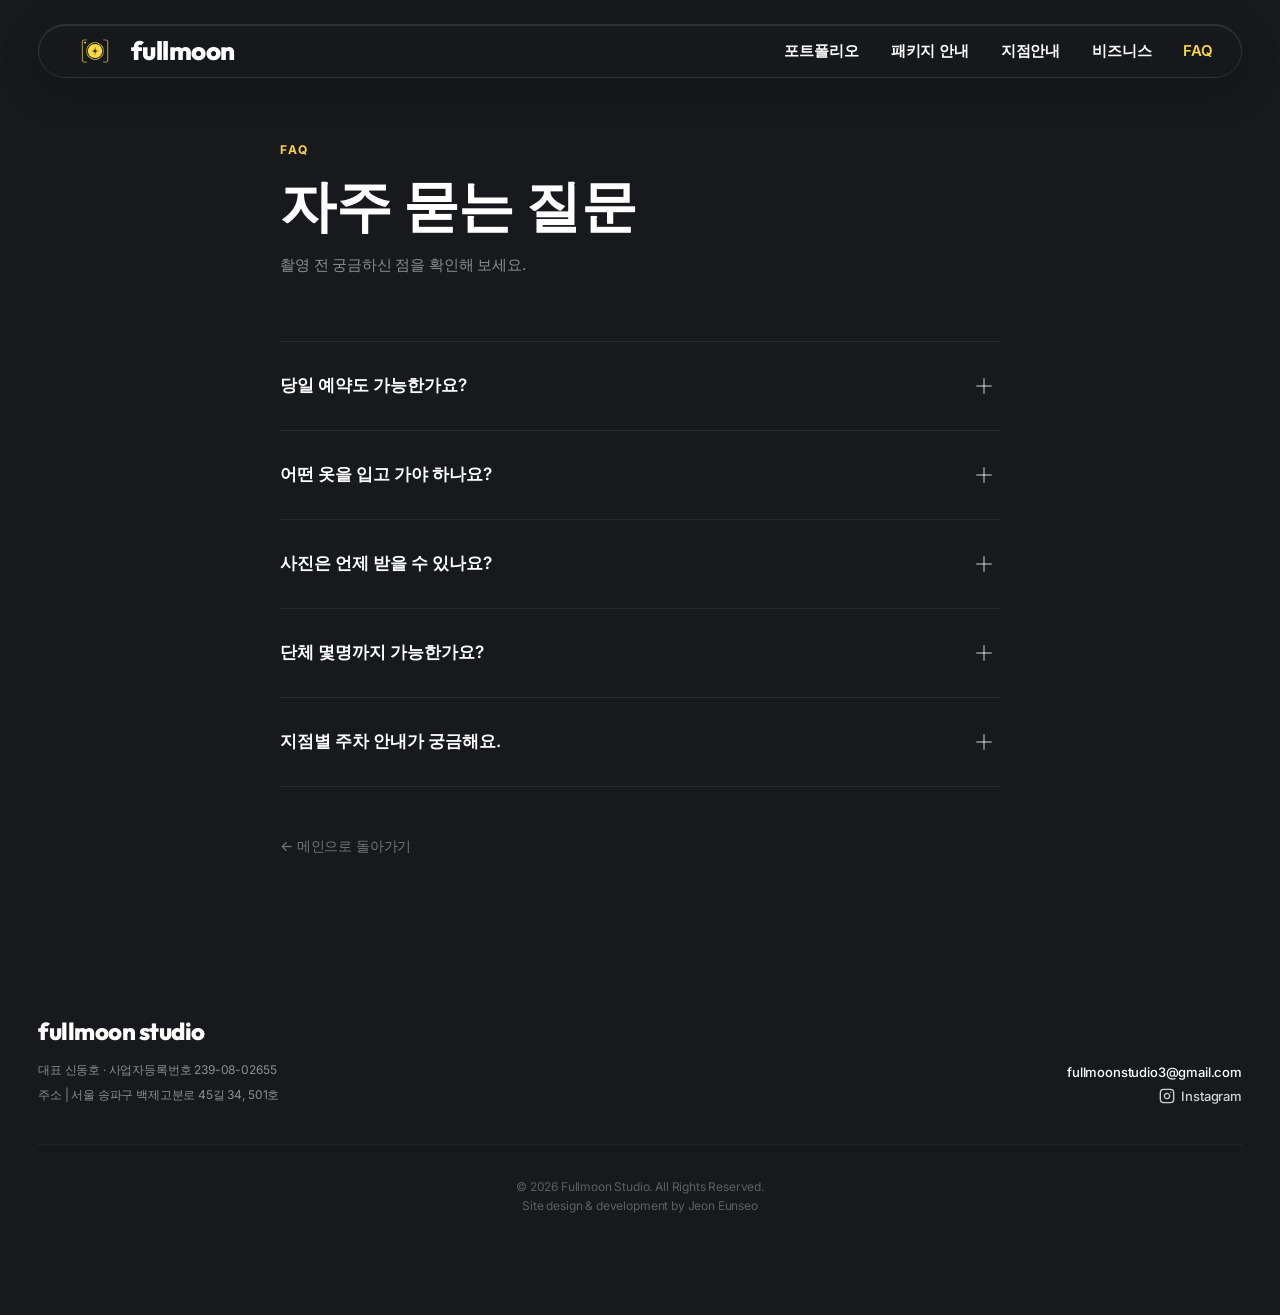
<file: faq.html>
<!DOCTYPE html>
<html lang="ko">
<head>
  <meta charset="UTF-8">
  <meta name="viewport" content="width=device-width, initial-scale=1.0">
  <title>FAQ — fullmoon studio</title>
  <meta name="description" content="풀문 스튜디오 자주 묻는 질문 FAQ">
  <link rel="preconnect" href="https://fonts.googleapis.com">
  <link rel="preconnect" href="https://fonts.gstatic.com" crossorigin>
  <link href="https://fonts.googleapis.com/css2?family=Outfit:wght@300;500;800;900&family=Inter:wght@400;500;700&display=swap" rel="stylesheet">
  <link rel="stylesheet" href="styles.css">
  <style>
    /* FAQ Page Specific */
    .faq-page {
      min-height: 100vh;
      background: var(--ink);
      padding: 140px 40px 100px;
    }

    .faq-header {
      max-width: 720px;
      margin: 0 auto 64px;
    }

    .faq-header .kicker {
      font-family: 'Inter', sans-serif;
      font-size: 12px;
      font-weight: 700;
      letter-spacing: 0.15em;
      color: var(--moon);
      text-transform: uppercase;
      margin-bottom: 16px;
    }

    .faq-header h1 {
      font-family: 'Outfit', sans-serif;
      font-size: clamp(36px, 6vw, 56px);
      font-weight: 700;
      color: var(--white);
      margin: 0 0 16px;
      line-height: 1.1;
    }

    .faq-header p {
      color: rgba(255, 255, 255, 0.5);
      font-size: 15px;
      line-height: 1.6;
    }

    }
  </style>
</head>
<body>
  <header class="site-header">
    <div class="header-glass">
      <a class="logo" href="index.html" aria-label="fullmoon studio 홈">
        <img class="site-logo-icon" src="logo.png" alt="Fullmoon Logo">
        fullmoon
      </a>
      <nav class="desktop-nav">
        <a href="index.html#portfolio">포트폴리오</a>
        <a href="index.html#packages">패키지 안내</a>
        <a href="index.html#branches">지점안내</a>
        <a href="business.html">비즈니스</a>
        <a href="faq.html" style="color: var(--moon);">FAQ</a>
      </nav>
      <button class="menu-button" type="button" aria-expanded="false" aria-controls="site-menu" data-menu-button>
        <span></span>
        <span></span>
      </button>
    </div>
    <nav class="mobile-menu" id="site-menu" data-menu>
      <a href="index.html#portfolio">포트폴리오</a>
      <a href="index.html#packages">패키지 안내</a>
      <a href="index.html#branches">지점안내</a>
      <a href="business.html">비즈니스</a>
      <a href="faq.html" style="color: var(--moon);">FAQ</a>
    </nav>
  </header>

  <div class="faq-page">
    <div class="faq-header">
      <p class="kicker">FAQ</p>
      <h1>자주 묻는 질문</h1>
      <p>촬영 전 궁금하신 점을 확인해 보세요.</p>
    </div>

    <div class="faq-list">
      <div class="faq-item">
        <button class="faq-question" aria-expanded="false">
          <span>당일 예약도 가능한가요?</span>
          <div class="faq-icon"></div>
        </button>
        <div class="faq-answer">
          <p>네, 강남·가든파이브·잠실 3개 지점 모두 당일 예약이 가능합니다. 네이버 예약 페이지에서 실시간으로 확인해 주세요.</p>
        </div>
      </div>

      <div class="faq-item">
        <button class="faq-question" aria-expanded="false">
          <span>어떤 옷을 입고 가야 하나요?</span>
          <div class="faq-icon"></div>
        </button>
        <div class="faq-answer">
          <p>단색 계열의 깔끔한 상의를 추천드립니다. 큰 로고나 화려한 패턴은 피해 주세요.<br>※ 여권사진의 경우 흰색 셔츠·티셔츠는 배경과 구분이 어려워 촬영이 불가합니다.</p>
        </div>
      </div>

      <div class="faq-item">
        <button class="faq-question" aria-expanded="false">
          <span>사진은 언제 받을 수 있나요?</span>
          <div class="faq-icon"></div>
        </button>
        <div class="faq-answer">
          <p>증명사진은 촬영 당일 즉시 출력 제공됩니다. 프로필·가족사진 보정본은 별도 안내드립니다.</p>
        </div>
      </div>

      <div class="faq-item">
        <button class="faq-question" aria-expanded="false">
          <span>단체 몇명까지 가능한가요?</span>
          <div class="faq-icon"></div>
        </button>
        <div class="faq-answer">
          <p>가든파이브 지점 - 10명 내외<br>잠실점, 강남점은 - 25명 내외까지 촬영 가능합니다.</p>
        </div>
      </div>

      <div class="faq-item">
        <button class="faq-question" aria-expanded="false">
          <span>지점별 주차 안내가 궁금해요.</span>
          <div class="faq-icon"></div>
        </button>
        <div class="faq-answer">
          <p>
            <strong>[잠실점]</strong> 건물 주차장 선착순 6대 무료 주차 가능합니다. 만차 시 인근 외부 주차장(유성민영주차장 등)을 이용해 주세요.<br><br>
            <strong>[강남점]</strong> 주말 및 공휴일은 건물 주차장 무료 이용이 가능합니다. 평일은 인근 주차장(GT타워, Block77빌딩 등)을 이용해 주셔야 하며, 가족사진 촬영 시에 한해 평일 주차비 5,000원을 지원해 드립니다.<br><br>
            <strong>[가든파이브점]</strong> 가든파이브 지하주차장을 편하게 이용하실 수 있습니다.
          </p>
        </div>
      </div>
    </div>

    <div class="faq-back">
      <a href="index.html">← 메인으로 돌아가기</a>
    </div>
  </div>

  <footer class="footer">
    <div class="footer-main">
      <div class="footer-info">
        <div class="footer-brand">
          fullmoon studio
        </div>
        <p class="footer-detail">대표 신동호 · 사업자등록번호 239-08-02655</p>
        <p class="footer-detail">주소 | 서울 송파구 백제고분로 45길 34, 501호</p>
      </div>
      <div class="footer-contact">
        <p>fullmoonstudio3@gmail.com</p>
        <a href="https://www.instagram.com/fullmoonstudio_jamsil/" target="_blank" rel="noopener noreferrer" class="footer-social">
          <svg viewBox="0 0 24 24" fill="none" stroke="currentColor" stroke-width="2" stroke-linecap="round" stroke-linejoin="round" class="icon-instagram">
            <rect x="2" y="2" width="20" height="20" rx="5" ry="5"></rect>
            <path d="M16 11.37A4 4 0 1 1 12.63 8 4 4 0 0 1 16 11.37z"></path>
            <line x1="17.5" y1="6.5" x2="17.51" y2="6.5"></line>
          </svg>
          Instagram
        </a>
      </div>
    </div>
    <div class="footer-copyright">
      © 2026 Fullmoon Studio. All Rights Reserved.<br>
      Site design & development by Jeon Eunseo
    </div>
  </footer>
  <script src="script.js"></script>
</body>
</html>
</file>
<file: styles.css>
:root {
  --white: #ffffff;
  --ink: #17191d;
  --soft: #f4f4f2;
  --pale: #f7f7f5;
  --muted: #767676;
  --line: #e7e7e3;
  --moon: #ffd43b;
  --moon-deep: #e4b600;
}

* {
  box-sizing: border-box;
}

html {
  scroll-behavior: smooth;
}

body {
  margin: 0;
  background: var(--white);
  color: var(--ink);
  font-family: 'Inter', "Pretendard", "Apple SD Gothic Neo", "Segoe UI", sans-serif;
  letter-spacing: -0.01em;
}

h1, h2, h3, .logo, .hero-ghost, .kicker, .price-strip strong {
  font-family: 'Outfit', sans-serif;
}

a {
  color: inherit;
  text-decoration: none;
}

img {
  display: block;
  width: 100%;
  height: 100%;
  object-fit: cover;
  -webkit-touch-callout: none; /* iOS Safari */
  -webkit-user-select: none; /* Safari */
  -khtml-user-select: none; /* Konqueror HTML */
  -moz-user-select: none; /* Old versions of Firefox */
  -ms-user-select: none; /* Internet Explorer/Edge */
  user-select: none; /* Non-prefixed version */
  -webkit-user-drag: none; /* Safari */
}

.site-header {
  position: fixed;
  top: 24px;
  left: 0;
  z-index: 50;
  width: 100%;
  padding: 0 38px;
  pointer-events: none;
  display: flex;
  justify-content: center;
}

.header-glass {
  pointer-events: auto;
  display: flex;
  align-items: center;
  justify-content: space-between;
  width: 100%;
  max-width: 1400px;
  height: 54px;
  padding: 0 28px;
  background: rgba(23, 25, 29, 0.6);
  backdrop-filter: blur(24px);
  -webkit-backdrop-filter: blur(24px);
  border-radius: 100px;
  box-shadow: 0 10px 40px rgba(0, 0, 0, 0.2), inset 0 1px 0 rgba(255, 255, 255, 0.1);
  border: 1px solid rgba(255, 255, 255, 0.1);
  color: var(--white);
  transition: transform 0.3s ease;
}

.logo {
  position: relative;
  font-size: 26px;
  font-weight: 800;
  line-height: 1;
  letter-spacing: -0.02em;
  text-transform: lowercase;
  display: flex;
  align-items: center;
  gap: 8px;
}

.site-logo-icon {
  width: 56px;
  height: 56px;
  color: var(--moon);
  flex-shrink: 0;
  object-fit: contain;
}

.desktop-nav {
  display: flex;
  gap: 32px;
}

.desktop-nav a {
  font-size: 15px;
  font-weight: 600;
  color: var(--white);
  transition: opacity 0.2s;
}

.desktop-nav a:hover {
  opacity: 0.5;
}

.menu-button {
  display: none;
  gap: 5px;
  width: 32px;
  padding: 0;
  background: transparent;
  border: 0;
  cursor: pointer;
}

.menu-button span {
  display: block;
  width: 100%;
  height: 2px;
  background: var(--white);
  transition: 0.3s ease;
}

.mobile-menu {
  position: fixed;
  top: 82px;
  right: 38px;
  display: grid;
  gap: 8px;
  min-width: 220px;
  padding: 24px;
  background: rgba(255, 255, 255, 0.85);
  border: 1px solid rgba(255, 255, 255, 0.6);
  border-radius: 24px;
  box-shadow: 0 20px 40px rgba(0, 0, 0, 0.1);
  opacity: 0;
  transform: translateY(-10px) scale(0.98);
  visibility: hidden;
  backdrop-filter: blur(24px);
  -webkit-backdrop-filter: blur(24px);
  transition: 0.3s cubic-bezier(0.2, 0, 0, 1);
  pointer-events: auto;
  z-index: 40;
}

.mobile-menu.is-open {
  opacity: 1;
  transform: translateY(0) scale(1);
  visibility: visible;
}

.mobile-menu a {
  padding: 12px 8px;
  font-size: 17px;
  font-weight: 700;
  color: var(--ink);
  border-bottom: 1px solid rgba(0, 0, 0, 0.04);
}

.mobile-menu a:last-child {
  border-bottom: none;
}



.mobile-cta-bar {
  position: fixed;
  bottom: 0;
  left: 0;
  width: 100%;
  background: var(--ink);
  border-top: 1px solid rgba(255, 255, 255, 0.1);
  padding: 16px 20px;
  display: flex;
  justify-content: space-between;
  align-items: center;
  z-index: 100;
  box-shadow: 0 -10px 30px rgba(0, 0, 0, 0.3);
}

.mobile-cta-text {
  display: flex;
  flex-direction: column;
  gap: 4px;
}

.mobile-cta-text strong {
  color: var(--white);
  font-size: 15px;
  font-weight: 700;
}

.mobile-cta-text span {
  color: rgba(255, 255, 255, 0.5);
  font-size: 12px;
}

.btn-small {
  padding: 10px 20px;
  font-size: 14px;
  border-radius: 8px;
}

.hero {
  position: relative;
  display: grid;
  align-items: center;
  min-height: 100vh;
  padding: 120px 38px;
  overflow: hidden;
}

.hero-bg {
  position: absolute;
  top: 0;
  left: 0;
  width: 100%;
  height: 100%;
  object-fit: cover;
  object-position: center 40%;
  z-index: -2;
  transform: scale(1.05);
  animation: slowZoom 24s ease-in-out infinite alternate;
  will-change: transform;
  -webkit-backface-visibility: hidden;
  backface-visibility: hidden;
}

@keyframes slowZoom {
  0% { transform: scale(1.02); }
  100% { transform: scale(1.08); }
}

.hero-overlay {
  position: absolute;
  top: 0;
  left: 0;
  width: 100%;
  height: 100%;
  background: linear-gradient(135deg, rgba(0, 0, 0, 0.25) 0%, rgba(23, 25, 29, 0.85) 100%);
  z-index: -1;
}

.hero-content {
  position: relative;
  z-index: 1;
  display: flex;
  flex-direction: column;
  align-items: center;
  text-align: center;
  gap: 16px;
  width: 100%;
}

.hero-badge {
  display: inline-block;
  padding: 6px 16px;
  border: 1px solid rgba(255, 255, 255, 0.4);
  border-radius: 100px;
  color: var(--white);
  font-size: 11px;
  font-weight: 700;
  letter-spacing: 0.1em;
  text-transform: uppercase;
  margin-bottom: 8px;
}

.hero-title {
  color: var(--white);
  font-size: clamp(32px, 5vw, 48px);
  font-weight: 800;
  margin: 0;
  line-height: 1.2;
}

.hero-subtitle {
  color: rgba(255, 255, 255, 0.7);
  font-size: clamp(14px, 2vw, 16px);
  font-weight: 500;
  margin: 0;
}

.hero-buttons {
  display: flex;
  gap: 12px;
  margin-top: 24px;
}

.btn-outline {
  display: inline-flex;
  align-items: center;
  justify-content: center;
  padding: 14px 28px;
  color: var(--white);
  font-size: 15px;
  font-weight: 600;
  border: 1px solid rgba(255, 255, 255, 0.4);
  border-radius: 12px;
  text-decoration: none;
  transition: all 0.3s ease;
  background: transparent;
  white-space: nowrap;
}

.btn-outline:hover {
  background: rgba(255, 255, 255, 0.1);
  border-color: var(--white);
}

.intro-row {
  display: grid;
  grid-template-columns: minmax(0, 1fr) auto;
  gap: 30px;
  align-items: end;
  padding: 126px 38px 44px;
}

.intro-row.split {
  grid-template-columns: auto minmax(0, 1fr);
}

.intro-row.split div {
  text-align: right;
}

.kicker {
  margin: 0 0 14px;
  color: var(--moon-deep);
  font-size: 13px;
  font-weight: 950;
  letter-spacing: 0.14em;
  text-transform: uppercase;
}

.intro-row h1,
.intro-row h2,
.intro-row h3 {
  margin: 0;
  font-size: clamp(44px, 9vw, 140px);
  font-weight: 950;
  line-height: 0.82;
}

#portfolio, #packages, #branches {
  scroll-margin-top: 100px;
}

.more-link {
  font-family: 'Outfit', sans-serif;
  font-size: 11px;
  font-weight: 600;
  letter-spacing: 0.08em;
  text-transform: uppercase;
  color: var(--muted);
  display: inline-flex;
  align-items: center;
  gap: 4px;
  padding: 4px 10px;
  margin-bottom: 14px;
  border: 1px solid var(--line);
  border-radius: 100px;
  background: transparent;
  transition: all 0.35s cubic-bezier(0.25, 0.46, 0.45, 0.94);
}

.more-link:hover {
  color: var(--white);
  background: var(--ink);
  border-color: var(--ink);
  gap: 12px;
}

.more-link i {
  font-size: 11px;
  transition: transform 0.35s cubic-bezier(0.25, 0.46, 0.45, 0.94);
}

.more-link:hover i {
  transform: translateX(3px);
}

.portfolio-grid {
  display: grid;
  grid-template-columns: repeat(4, 1fr);
  gap: 24px;
  padding: 0 38px 80px;
}

.portfolio-grid img {
  width: 100%;
  aspect-ratio: 4 / 5;
  object-fit: cover;
  border-radius: 12px;
  transition: transform 0.4s cubic-bezier(0.165, 0.84, 0.44, 1);
  cursor: pointer;
}

.portfolio-grid img:hover {
  transform: translateY(-8px);
}

.intro-row a:not(.more-link) {
  margin-bottom: 8px;
  font-size: clamp(24px, 3.6vw, 50px);
  font-weight: 900;
  text-decoration: underline;
  text-underline-offset: 6px;
}

.packages-wrapper {
  padding-bottom: 80px;
}

.pricing-editorial-grid {
  display: grid;
  grid-template-columns: repeat(4, 1fr);
  gap: 24px;
  padding: 40px 38px 0;
  align-items: stretch;
}

.pricing-card {
  background: var(--ink);
  color: var(--white);
  border-radius: 16px;
  overflow: hidden;
  position: relative;
  border: 1px solid rgba(255, 255, 255, 0.08);
  transition: all 0.4s ease;
  box-shadow: 0 10px 40px rgba(0, 0, 0, 0.1);
}

.pricing-card:hover {
  transform: translateY(-6px);
  border-color: rgba(255, 255, 255, 0.2);
  box-shadow: 0 15px 50px rgba(0, 0, 0, 0.15);
}

.pricing-card--popular {
  border-color: var(--moon);
}

.pricing-card--popular:hover {
  border-color: var(--moon);
  box-shadow: 0 12px 40px rgba(202, 160, 102, 0.15);
}

.pricing-info.new-layout {
  display: flex;
  flex-direction: column;
  gap: 0;
  padding: 32px 28px;
  height: 100%;
}

.pkg-icon {
  margin-bottom: 20px;
  color: rgba(255, 255, 255, 0.4);
}

.pricing-card--popular .pkg-icon {
  color: var(--moon);
}

.pricing-header {
  display: flex;
  flex-direction: row;
  align-items: center;
  gap: 10px;
  margin-bottom: 12px;
}

.badge-popular {
  display: inline-flex;
  align-items: center;
  padding: 3px 10px;
  border-radius: 6px;
  background: rgba(202, 160, 102, 0.15);
  color: var(--moon);
  font-size: 12px;
  font-weight: 700;
  letter-spacing: 0.02em;
}

.pricing-info h3 {
  font-size: 22px;
  font-weight: 800;
  margin: 0;
  color: var(--white);
}

.pricing-desc {
  font-size: 14px;
  line-height: 1.7;
  color: rgba(255, 255, 255, 0.5);
  margin: 0 0 0 0;
}

.pkg-divider {
  width: 100%;
  height: 1px;
  background: rgba(255, 255, 255, 0.06);
  margin: 24px 0;
}

.pkg-features {
  list-style: none;
  padding: 0;
  margin: 0 0 28px 0;
  display: flex;
  flex-direction: column;
  gap: 12px;
}

.pkg-features li {
  display: flex;
  align-items: center;
  gap: 10px;
  font-size: 14px;
  color: rgba(255, 255, 255, 0.65);
  font-weight: 500;
}

.pkg-feat-icon {
  flex-shrink: 0;
  width: 20px;
  text-align: center;
  font-size: 18px;
  display: inline-flex;
  align-items: center;
  justify-content: center;
}

.pricing-footer {
  margin-top: auto;
}

.w-full {
  width: 100%;
}

.packages-notice {
  text-align: center;
  color: var(--muted);
  font-size: 14px;
  margin-top: 32px;
  font-weight: 500;
}

/* LOCATIONS SECTION */
.loc-section {
  padding: 100px 38px 0;
  display: flex;
  flex-direction: column;
  background: var(--ink);
  color: var(--white);
}

.loc-header {
  display: flex;
  justify-content: space-between;
  align-items: flex-end;
  margin-bottom: 40px;
}

.loc-title {
  font-family: 'Outfit', sans-serif;
  font-size: clamp(48px, 8vw, 84px);
  font-weight: 700;
  margin: 0 0 16px;
  line-height: 1;
}

.loc-title em {
  font-style: italic;
  font-weight: 400;
  color: var(--moon);
}

.loc-desc {
  color: rgba(255, 255, 255, 0.6);
  font-size: 15px;
  line-height: 1.6;
  margin: 0;
}

.loc-stats {
  display: flex;
  gap: 32px;
}

.loc-stat {
  text-align: right;
}

.loc-stat strong {
  display: block;
  font-size: 42px;
  font-weight: 800;
  line-height: 1;
  margin-bottom: 4px;
}

.loc-stat span {
  font-size: 11px;
  color: rgba(255, 255, 255, 0.5);
  letter-spacing: 0.1em;
}

.loc-tabs {
  display: flex;
  gap: 32px;
  border-bottom: 1px solid rgba(255, 255, 255, 0.1);
  margin-bottom: 40px;
}

.loc-tab {
  background: none;
  border: none;
  cursor: pointer;
  padding: 16px 0;
  font-size: 15px;
  font-weight: 600;
  color: rgba(255, 255, 255, 0.5);
  position: relative;
  transition: color 0.3s ease;
}

.loc-tab:hover, .footer-social:hover {
  color: var(--white);
}

.footer-copyright {
  text-align: center;
  color: rgba(255, 255, 255, 0.3);
  font-size: 12px;
  line-height: 1.6;
  font-weight: 400;
  padding-bottom: 60px; /* space for mobile CTA */
}

.loc-tab.active::after {
  content: '';
  position: absolute;
  bottom: -1px;
  left: 0;
  width: 100%;
  height: 2px;
  background: var(--white);
}

.loc-content {
  display: none;
  grid-template-columns: 1fr 1.2fr;
  gap: 60px;
  margin-bottom: 32px;
}

.loc-content.active {
  display: grid;
  animation: fadeIn 0.4s ease;
}

@keyframes fadeIn {
  from { opacity: 0; transform: translateY(10px); }
  to { opacity: 1; transform: translateY(0); }
}

.loc-details {
  display: flex;
  flex-direction: column;
}

.loc-name-row {
  display: flex;
  align-items: center;
  gap: 16px;
  margin-bottom: 40px;
}

.loc-name-row h3 {
  font-size: 32px;
  font-weight: 800;
  margin: 0;
}

.badge-green {
  background: rgba(34, 197, 94, 0.15);
  color: #4ade80;
  border: 1px solid rgba(74, 222, 128, 0.3);
  padding: 4px 10px;
  border-radius: 4px;
  font-size: 12px;
  font-weight: 600;
  white-space: nowrap;
}

.loc-info-list {
  display: flex;
  flex-direction: column;
  gap: 24px;
  margin: 0 0 40px;
}

.loc-info-item {
  display: grid;
  grid-template-columns: 100px 1fr;
  padding-bottom: 24px;
  border-bottom: 1px solid rgba(255, 255, 255, 0.05);
}

.loc-info-item dt {
  font-size: 11px;
  font-weight: 700;
  color: rgba(255, 255, 255, 0.4);
  letter-spacing: 0.1em;
  padding-top: 2px;
}

.loc-info-item dd {
  margin: 0;
  font-size: 14px;
  line-height: 1.6;
}

.loc-info-item dd strong {
  display: block;
  color: var(--white);
  font-weight: 600;
  margin-bottom: 4px;
}

.loc-info-item dd span {
  display: block;
  color: rgba(255, 255, 255, 0.5);
  font-size: 13px;
}

.subway-icon {
  display: inline-flex;
  align-items: center;
  justify-content: center;
  width: 18px;
  height: 18px;
  border-radius: 50%;
  color: #fff;
  font-size: 11px;
  font-weight: 800;
  margin-right: 4px;
  font-style: normal;
  vertical-align: text-top;
}
.subway-icon.line-9 { background-color: #CAA066; }
.subway-icon.line-8 { background-color: #E6186C; }
.subway-icon.line-2 { background-color: #00A84D; }
.subway-icon.line-shin { background-color: #D4003B; font-size: 9px; width: auto; padding: 0 5px; border-radius: 9px; letter-spacing: -0.5px; }

.hours-row {
  display: flex;
  gap: 16px;
  margin-bottom: 4px;
  color: var(--white);
}

.hours-row span {
  color: rgba(255, 255, 255, 0.5);
  width: 40px;
  display: inline-block;
}

.gold-text {
  color: #CBA474 !important;
  font-size: 18px !important;
  font-weight: 600;
}

.loc-actions {
  display: flex;
  gap: 16px;
}

.btn-gold {
  background: #B48B5D;
  color: #000;
  border: 1px solid #B48B5D;
  display: flex;
  justify-content: center;
  align-items: center;
  height: 48px;
  font-size: 14px;
  font-weight: 600;
  text-decoration: none;
  border-radius: 4px;
  transition: all 0.3s;
}

.btn-gold:hover {
  background: #cba474;
}

.btn-outline-dark {
  background: transparent;
  color: var(--white);
  border: 1px solid rgba(255, 255, 255, 0.2);
  display: flex;
  justify-content: center;
  align-items: center;
  height: 48px;
  font-size: 14px;
  font-weight: 600;
  text-decoration: none;
  border-radius: 4px;
  transition: all 0.3s;
}

.btn-outline-dark:hover {
  background: rgba(255, 255, 255, 0.1);
}

.loc-map {
  background: #1A1A1A;
  border-radius: 8px;
  overflow: hidden;
  position: relative;
  min-height: 400px;
}

.map-placeholder {
  width: 100%;
  height: 100%;
  display: flex;
  align-items: flex-end;
  padding: 24px;
  background: linear-gradient(to top, rgba(0,0,0,0.8), transparent 40%);
}

.map-caption {
  width: 100%;
  display: flex;
  justify-content: space-between;
  align-items: center;
}

.map-caption strong {
  display: block;
  font-size: 20px;
  margin-bottom: 4px;
}

.map-caption span {
  font-size: 13px;
  color: rgba(255, 255, 255, 0.6);
}

.btn-map {
  padding: 8px 16px;
  border: 1px solid rgba(255, 255, 255, 0.2);
  border-radius: 4px;
  color: var(--white);
  font-size: 12px;
  text-decoration: none;
  white-space: nowrap;
}

.loc-transport {
  display: flex;
  gap: 40px;
  padding: 32px 0;
  border-top: 1px solid rgba(255, 255, 255, 0.05);
  border-bottom: 1px solid rgba(255, 255, 255, 0.05);
  margin-bottom: 40px;
}

.transport-item {
  display: flex;
  align-items: center;
  gap: 12px;
}

.transport-icon {
  width: 40px;
  height: 40px;
  background: rgba(255, 255, 255, 0.05);
  border-radius: 50%;
  display: flex;
  justify-content: center;
  align-items: center;
  font-size: 18px;
}

.transport-text strong {
  display: block;
  font-size: 14px;
  margin-bottom: 2px;
}

.transport-text span {
  font-size: 12px;
  color: rgba(255, 255, 255, 0.5);
}

.loc-cards {
  display: grid;
  grid-template-columns: repeat(3, 1fr);
  gap: 24px;
  padding-bottom: 80px;
}

.loc-card {
  background: #111;
  border: 1px solid rgba(255, 255, 255, 0.05);
  padding: 32px 24px;
  border-radius: 8px;
  transition: all 0.3s;
}

.loc-card.active {
  border-color: #B48B5D;
}

.loc-card h4 {
  font-size: 20px;
  margin: 0 0 8px;
}

.loc-card p {
  font-size: 13px;
  color: rgba(255, 255, 255, 0.5);
  margin: 0 0 16px;
}

.loc-card .hours {
  color: rgba(255, 255, 255, 0.7);
}

.footer {
  display: flex;
  flex-direction: column;
  padding: 60px 38px 40px;
  color: var(--white);
  background: var(--ink);
  font-size: 13px;
  font-weight: 500;
}

.footer-main {
  display: flex;
  justify-content: space-between;
  align-items: flex-end;
  gap: 20px;
  padding-bottom: 40px;
  border-bottom: 1px solid rgba(255, 255, 255, 0.05);
  margin-bottom: 32px;
}

.footer-info {
  display: flex;
  flex-direction: column;
  gap: 8px;
}

.footer-brand {
  display: flex;
  align-items: center;
  gap: 8px;
  font-family: 'Outfit', sans-serif;
  font-size: 24px;
  font-weight: 800;
  letter-spacing: -0.02em;
  text-transform: lowercase;
  margin-bottom: 8px;
}

.footer-brand .site-logo-icon {
  width: 28px;
  height: 28px;
  margin-right: 4px;
}

.footer-detail {
  font-weight: 400;
  color: rgba(255, 255, 255, 0.5);
  font-size: 12px;
}

.footer-contact {
  display: flex;
  flex-direction: column;
  gap: 8px;
  align-items: flex-end;
}

.footer-social {
  display: flex;
  align-items: center;
  gap: 6px;
  font-weight: 500;
  text-decoration: none;
  opacity: 0.8;
  transition: all 0.3s ease;
}

.footer-social:hover {
  opacity: 1;
  color: var(--moon);
}

.icon-instagram {
  width: 16px;
  height: 16px;
}

.footer p {
  margin: 0;
}

@media (max-width: 900px) {
  .pricing-editorial-grid {
    grid-template-columns: repeat(2, 1fr);
  }

  .intro-row,
  .intro-row.split {
    grid-template-columns: 1fr;
  }

  .intro-row.split div {
    text-align: left;
  }
}

@media (max-width: 640px) {
  .site-header {
    top: 16px;
    padding: 0 16px;
  }

  .desktop-nav {
    display: none;
  }

  .menu-button {
    display: grid;
  }

  .mobile-menu {
    top: 72px;
    right: 16px;
    left: 16px;
  }

  .mobile-cta-bar {
    padding-bottom: env(safe-area-inset-bottom, 16px);
  }

  .hero {
    padding: 96px 20px;
  }

  .hero-bg {
    animation: none;
    transform: scale(1);
    object-position: center center;
  }

  .hero-buttons {
    flex-direction: column;
    width: 100%;
  }

  .hero-buttons .btn-outline {
    width: 100%;
  }

  .intro-row {
    padding: 86px 20px 28px;
  }

  .intro-row h1,
  .intro-row h2 {
    font-size: 54px;
  }

  .intro-row a:not(.more-link) {
    font-size: 25px;
  }

  .portfolio-grid {
    grid-template-columns: repeat(2, 1fr);
    gap: 12px;
    padding: 0 20px 40px;
  }

  .pricing-editorial-grid {
    grid-template-columns: 1fr;
    padding: 20px 20px 0;
  }

  .loc-section {
    padding: 60px 20px 0;
  }

  .loc-header {
    flex-direction: column;
    align-items: flex-start;
    gap: 32px;
  }

  .loc-tabs {
    gap: 16px;
    overflow-x: auto;
    padding-bottom: 8px;
    -webkit-overflow-scrolling: touch;
  }

  .loc-tabs::-webkit-scrollbar {
    display: none;
  }

  .loc-content {
    grid-template-columns: 1fr;
    gap: 40px;
  }

  .loc-info-item {
    grid-template-columns: 80px 1fr;
  }

  .loc-map {
    min-height: 280px;
  }

  .map-caption {
    flex-direction: column;
    align-items: stretch;
    gap: 12px;
  }

  .btn-map {
    text-align: center;
  }

  .loc-transport {
    flex-direction: column;
    gap: 24px;
  }

  .loc-cards {
    grid-template-columns: 1fr;
  }

  .footer {
    padding: 40px 20px 80px;
  }

  .footer-main {
    flex-direction: column;
    align-items: flex-start;
    gap: 32px;
  }

  .footer-contact {
    align-items: flex-start;
  }

  .footer-copyright {
    text-align: left;
  }
}

/* Portfolio Lightbox */
.lightbox {
  position: fixed;
  top: 0;
  left: 0;
  width: 100%;
  height: 100%;
  background: rgba(10, 10, 10, 0.95);
  display: flex;
  justify-content: center;
  align-items: center;
  z-index: 9999;
  opacity: 0;
  pointer-events: none;
  transition: opacity 0.3s ease;
  backdrop-filter: blur(10px);
  -webkit-backdrop-filter: blur(10px);
}

.lightbox.active {
  opacity: 1;
  pointer-events: auto;
}

.lightbox-content {
  position: relative;
  max-width: 90%;
  max-height: 90vh;
  display: flex;
  justify-content: center;
  align-items: center;
}

.lightbox-content img {
  width: auto;
  height: auto;
  max-width: 100%;
  max-height: 90vh;
  object-fit: contain;
  border-radius: 4px;
  box-shadow: 0 20px 40px rgba(0, 0, 0, 0.6);
  transform: scale(0.95);
  transition: transform 0.4s cubic-bezier(0.2, 0, 0, 1);
}

.lightbox.active .lightbox-content img {
  transform: scale(1);
}

.lightbox-close {
  position: absolute;
  top: 24px;
  right: 24px;
  background: none;
  border: none;
  color: rgba(255, 255, 255, 0.5);
  font-size: 40px;
  cursor: pointer;
  z-index: 10000;
  line-height: 1;
  width: 48px;
  height: 48px;
  display: flex;
  align-items: center;
  justify-content: center;
  transition: color 0.3s ease;
}

.lightbox-close:hover {
  color: var(--white);
}

/* Scroll Animation (Fade In) */
.fade-in {
  opacity: 0;
  transform: translateY(30px);
  transition: opacity 0.8s cubic-bezier(0.2, 0, 0, 1), transform 0.8s cubic-bezier(0.2, 0, 0, 1);
  will-change: opacity, transform;
}

.fade-in.is-visible {
  opacity: 1;
  transform: translateY(0);
}

/* FAQ Accordion Styles (Shared) */
.faq-list {
  max-width: 720px;
  margin: 0 auto;
  display: flex;
  flex-direction: column;
  gap: 0;
}

.faq-item {
  border-top: 1px solid rgba(255, 255, 255, 0.08);
}

.faq-item:last-child {
  border-bottom: 1px solid rgba(255, 255, 255, 0.08);
}

.faq-question {
  width: 100%;
  background: none;
  border: none;
  padding: 28px 0;
  display: flex;
  justify-content: space-between;
  align-items: center;
  cursor: pointer;
  text-align: left;
  gap: 24px;
}

.faq-question span {
  font-family: 'Inter', sans-serif;
  font-size: 17px;
  font-weight: 600;
  color: var(--white);
  line-height: 1.5;
}

.faq-icon {
  width: 32px;
  height: 32px;
  flex-shrink: 0;
  position: relative;
  display: flex;
  align-items: center;
  justify-content: center;
}

.faq-icon::before,
.faq-icon::after {
  content: '';
  position: absolute;
  background: rgba(255, 255, 255, 0.4);
  border-radius: 1px;
  transition: all 0.3s cubic-bezier(0.2, 0, 0, 1);
}

.faq-icon::before {
  width: 16px;
  height: 2px;
}

.faq-icon::after {
  width: 2px;
  height: 16px;
}

.faq-item.active .faq-icon::after {
  transform: rotate(90deg);
  opacity: 0;
}

.faq-item.active .faq-icon::before {
  background: var(--moon);
}

.faq-question:hover span {
  color: var(--moon);
}

.faq-question:hover .faq-icon::before,
.faq-question:hover .faq-icon::after {
  background: var(--moon);
}

.faq-answer {
  max-height: 0;
  overflow: hidden;
  transition: max-height 0.4s cubic-bezier(0.2, 0, 0, 1), padding 0.4s cubic-bezier(0.2, 0, 0, 1);
}

.faq-item.active .faq-answer {
  max-height: 300px;
}

.faq-answer p {
  padding: 0 0 28px;
  color: rgba(255, 255, 255, 0.55);
  font-size: 15px;
  line-height: 1.8;
  max-width: 600px;
}

/* Light Theme FAQ (for use on white background pages like Packages) */
.faq-list.light .faq-item {
  border-color: rgba(0, 0, 0, 0.08);
}

.faq-list.light .faq-question span {
  color: var(--ink);
}

.faq-list.light .faq-icon::before,
.faq-list.light .faq-icon::after {
  background: rgba(0, 0, 0, 0.3);
}

.faq-list.light .faq-item.active .faq-icon::before {
  background: var(--moon-deep);
}

.faq-list.light .faq-question:hover span {
  color: var(--moon-deep);
}

.faq-list.light .faq-question:hover .faq-icon::before,
.faq-list.light .faq-question:hover .faq-icon::after {
  background: var(--moon-deep);
}

.faq-list.light .faq-answer p {
  color: var(--muted);
}


.faq-back {
  max-width: 720px;
  margin: 48px auto 0;
}

.faq-back a {
  display: inline-flex;
  align-items: center;
  gap: 8px;
  color: rgba(255, 255, 255, 0.4);
  font-size: 14px;
  font-weight: 500;
  text-decoration: none;
  transition: color 0.3s ease;
}

.faq-back a:hover {
  color: var(--moon);
}

@media (max-width: 640px) {
  .faq-page {
    padding: 120px 20px 80px;
  }
  .faq-question span {
    font-size: 15px;
  }
  .faq-answer p {
    font-size: 14px;
  }
}

/* Floating Contact Button */
.floating-contact {
  position: fixed;
  bottom: 24px;
  right: 24px;
  display: flex;
  flex-direction: column;
  gap: 12px;
  z-index: 999;
}

.floating-btn {
  width: 56px;
  height: 56px;
  border-radius: 50%;
  display: flex;
  align-items: center;
  justify-content: center;
  font-size: 24px;
  color: var(--ink);
  box-shadow: 0 4px 16px rgba(0, 0, 0, 0.4);
  transition: transform 0.3s cubic-bezier(0.2, 0, 0, 1), box-shadow 0.3s ease;
  text-decoration: none;
}

.floating-btn:hover {
  transform: translateY(-4px);
  box-shadow: 0 8px 24px rgba(0, 0, 0, 0.6);
}

.mail-btn {
  background: var(--moon);
}

.phone-btn {
  background: var(--white);
}

@media (max-width: 640px) {
  .floating-contact {
    bottom: 20px;
    right: 20px;
  }
  
  .floating-btn {
    width: 48px;
    height: 48px;
    font-size: 20px;
  }
}
</file>
